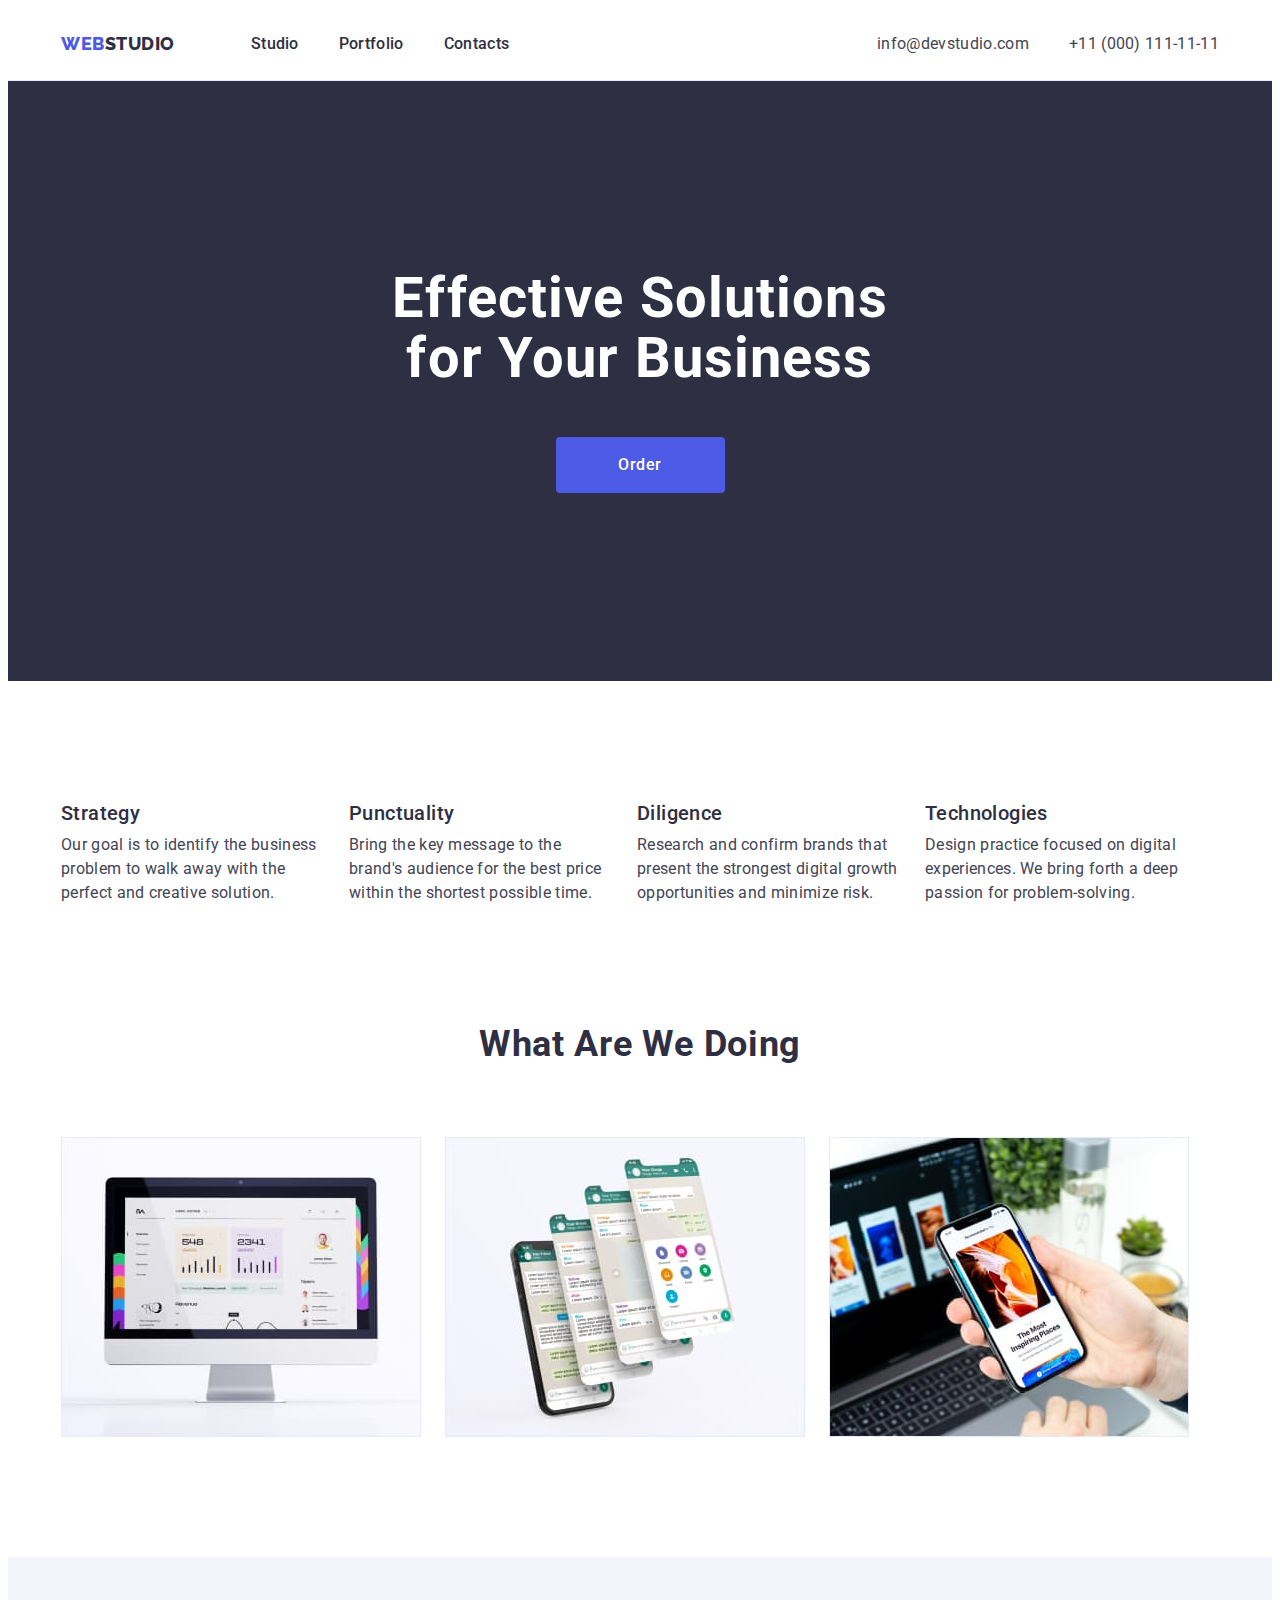
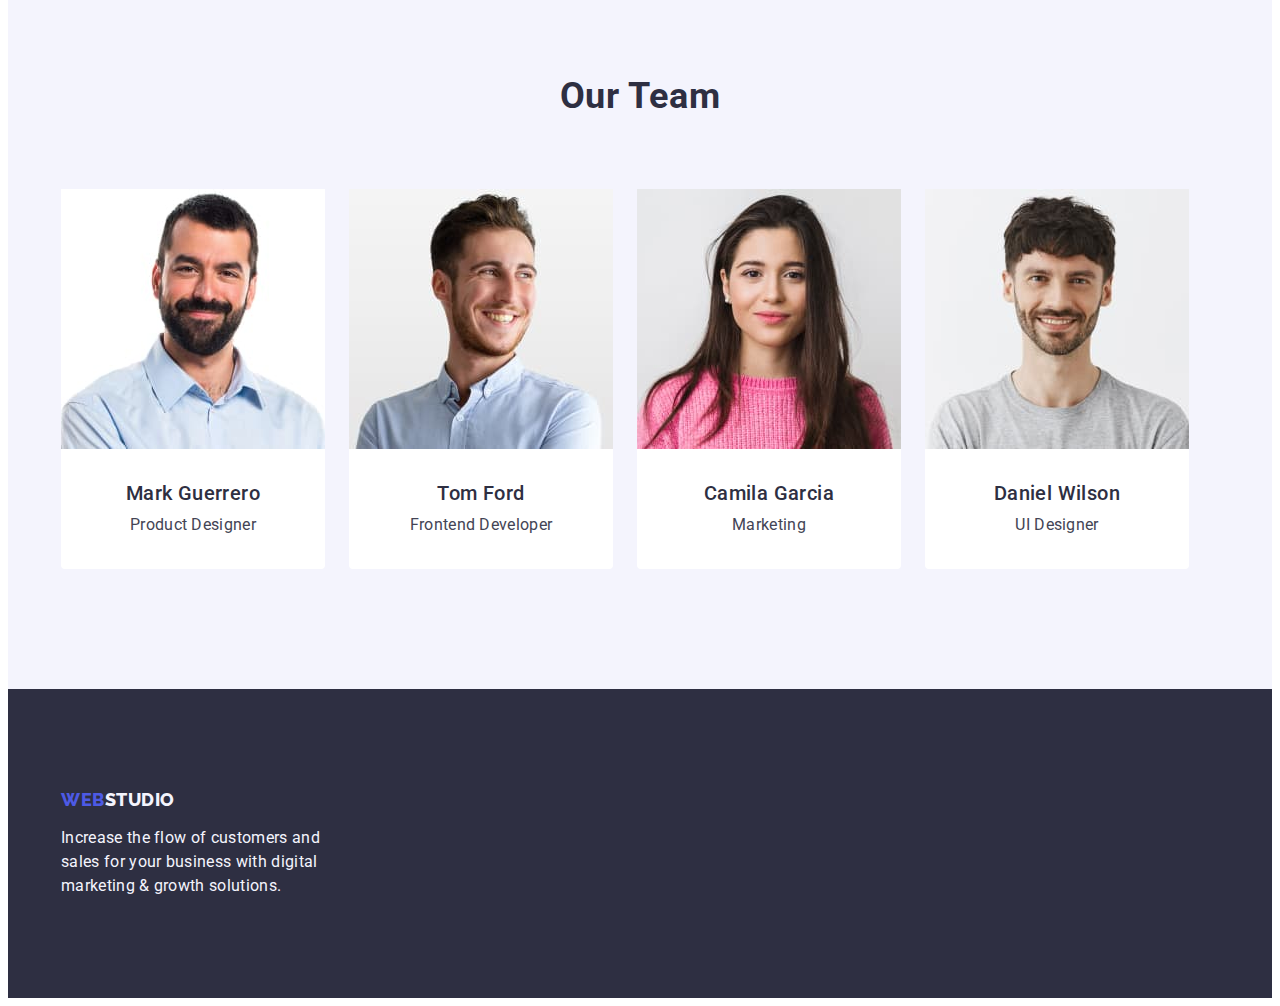
<file: index.html>
<!DOCTYPE html>
<html lang="en">
  <head>
    <meta charset="UTF-8" />
    <meta http-equiv="X-UA-Compatible" content="IE=edge" />
    <meta name="viewport" content="width=device-width, initial-scale=1.0" />
    <title>Main Page</title>
    <link rel="preconnect" href="https://fonts.googleapis.com" />
    <link rel="preconnect" href="https://fonts.gstatic.com" crossorigin />
    <link
      href="https://fonts.googleapis.com/css2?family=Raleway:wght@800&family=Roboto:wght@400;500;700;900&display=swap"
      rel="stylesheet"
    />
    <link
      rel="stylesheet"
      href="https://cdnjs.cloudflare.com/ajax/libs/modern-normalize/2.0.0/modern-normalize.min.css"
      integrity="sha512-4xo8blKMVCiXpTaLzQSLSw3KFOVPWhm/TRtuPVc4WG6kUgjH6J03IBuG7JZPkcWMxJ5huwaBpOpnwYElP/m6wg=="
      crossorigin="anonymous"
      referrerpolicy="no-referrer"
    />
    <link rel="stylesheet" href="./css/styles.css" />
  </head>
  <body>
    <!-----------------------------HEADER---------------------------->
    <header class="header">
      <div class="container header-container">
        <nav class="header-nav">
          <a class="logo-link-header link" href="./index.html"
            >WEB<span class="logo-part">Studio</span></a
          >

          <ul class="menu list">
            <li class="menu-item">
              <a class="menu-link link" href="./index.html">Studio</a>
            </li>
            <li class="menu-item">
              <a class="menu-link link" href="./portfolio.html">Portfolio</a>
            </li>
            <li class="menu-item">
              <a class="menu-link link" href="">Contacts</a>
            </li>
          </ul>
        </nav>
        <address class="header-address">
          <ul class="header-address-list list">
            <li class="header-address-item">
              <a
                class="header-address-link link"
                href="mailto:info@devstudio.com"
                >info@devstudio.com</a
              >
            </li>
            <li class="header-address-item">
              <a class="header-address-link link" href="tel:+110001111111"
                >+11 (000) 111-11-11</a
              >
            </li>
          </ul>
        </address>
      </div>
    </header>
    <!--MAIN-->
    <main>
      <!-------------------------HERO------------------------>
      <section class="hero">
        <div class="container">
          <h1 class="hero-title">Effective Solutions for Your Business</h1>
          <button type="button" class="hero-btn">Order</button>
        </div>
      </section>

      <!-----------------------ADVANTAGE---------------------->
      <section class="advantage">
        <div class="container">
          <h2 class="advantage-title visually-hidden">Advantage</h2>
          <ul class="advantage-list list">
            <li class="advantage-item">
              <h3 class="advantage-item-title">Strategy</h3>
              <p class="advantage-item-text">
                Our goal is to identify the business problem to walk away with
                the perfect and creative solution.
              </p>
            </li>
            <li class="advantage-item">
              <h3 class="advantage-item-title">Punctuality</h3>
              <p class="advantage-item-text">
                Bring the key message to the brand's audience for the best price
                within the shortest possible time.
              </p>
            </li>
            <li class="advantage-item">
              <h3 class="advantage-item-title">Diligence</h3>
              <p class="advantage-item-text">
                Research and confirm brands that present the strongest digital
                growth opportunities and minimize risk.
              </p>
            </li>
            <li class="advantage-item">
              <h3 class="advantage-item-title">Technologies</h3>
              <p class="advantage-item-text">
                Design practice focused on digital experiences. We bring forth a
                deep passion for problem-solving.
              </p>
            </li>
          </ul>
        </div>
      </section>
      <!-------------------PRODUCT----------------------->
      <section class="product">
        <div class="container product-container">
          <h2 class="product-title">What are we doing</h2>
          <ul class="product-list list">
            <li class="product-item">
              <img
                class="img-item"
                src="./images/imac.jpg"
                alt="imac"
                width="360"
                height="300"
              />
            </li>
            <li class="product-item">
              <img
                class="img-item"
                src="./images/iphone.jpg"
                alt="iphone"
                width="360"
                height="300"
              />
            </li>
            <li class="product-item">
              <img
                class="img-item"
                src="./images/macbook.jpg"
                alt="macbook"
                width="360"
                height="300"
              />
            </li>
          </ul>
        </div>
      </section>
      <!-----------------OUR TEAM----------------------->
      <section class="our-team">
        <div class="container">
          <h2 class="team">Our Team</h2>

          <ul class="team-list list">
            <li class="team-item">
              <img
                class="img-item"
                src="./images/mark.jpg"
                alt="mark_Product Designer"
                width="264"
                height="260"
              />

              <div class="card-content">
                <h3 class="team-item-title">Mark Guerrero</h3>
                <p class="team-item-text">Product Designer</p>
              </div>
            </li>
            <li class="team-item">
              <img
                class="img-item"
                src="./images/tom.jpg"
                alt="tom_Frontend Developer"
                width="264"
                height="260"
              />
              <div class="card-content">
                <h3 class="team-item-title">Tom Ford</h3>
                <p class="team-item-text">Frontend Developer</p>
              </div>
            </li>
            <li class="team-item">
              <img
                class="img-item"
                src="./images/camila.jpg"
                alt="camila_Marketing"
                width="264"
                height="260"
              />
              <div class="card-content">
                <h3 class="team-item-title">Camila Garcia</h3>
                <p class="team-item-text">Marketing</p>
              </div>
            </li>
            <li class="team-item">
              <img
                class="img-item"
                src="./images/daniel.jpg"
                alt="daniel_UI Designer"
                width="264"
                height="260"
              />
              <div class="card-content">
                <h3 class="team-item-title">Daniel Wilson</h3>
                <p class="team-item-text">UI Designer</p>
              </div>
            </li>
          </ul>
        </div>
      </section>
    </main>
    <!------------------FOOTER------------------------>
    <footer class="footer">
      <div class="container">
        <a class="logo-link link" href="./index.html"
          >WEB<span class="logo-footer-part">Studio</span></a
        >
        <p class="footer-text">
          Increase the flow of customers and sales for your business with
          digital marketing & growth solutions.
        </p>
      </div>
    </footer>
  </body>
</html>
</file>
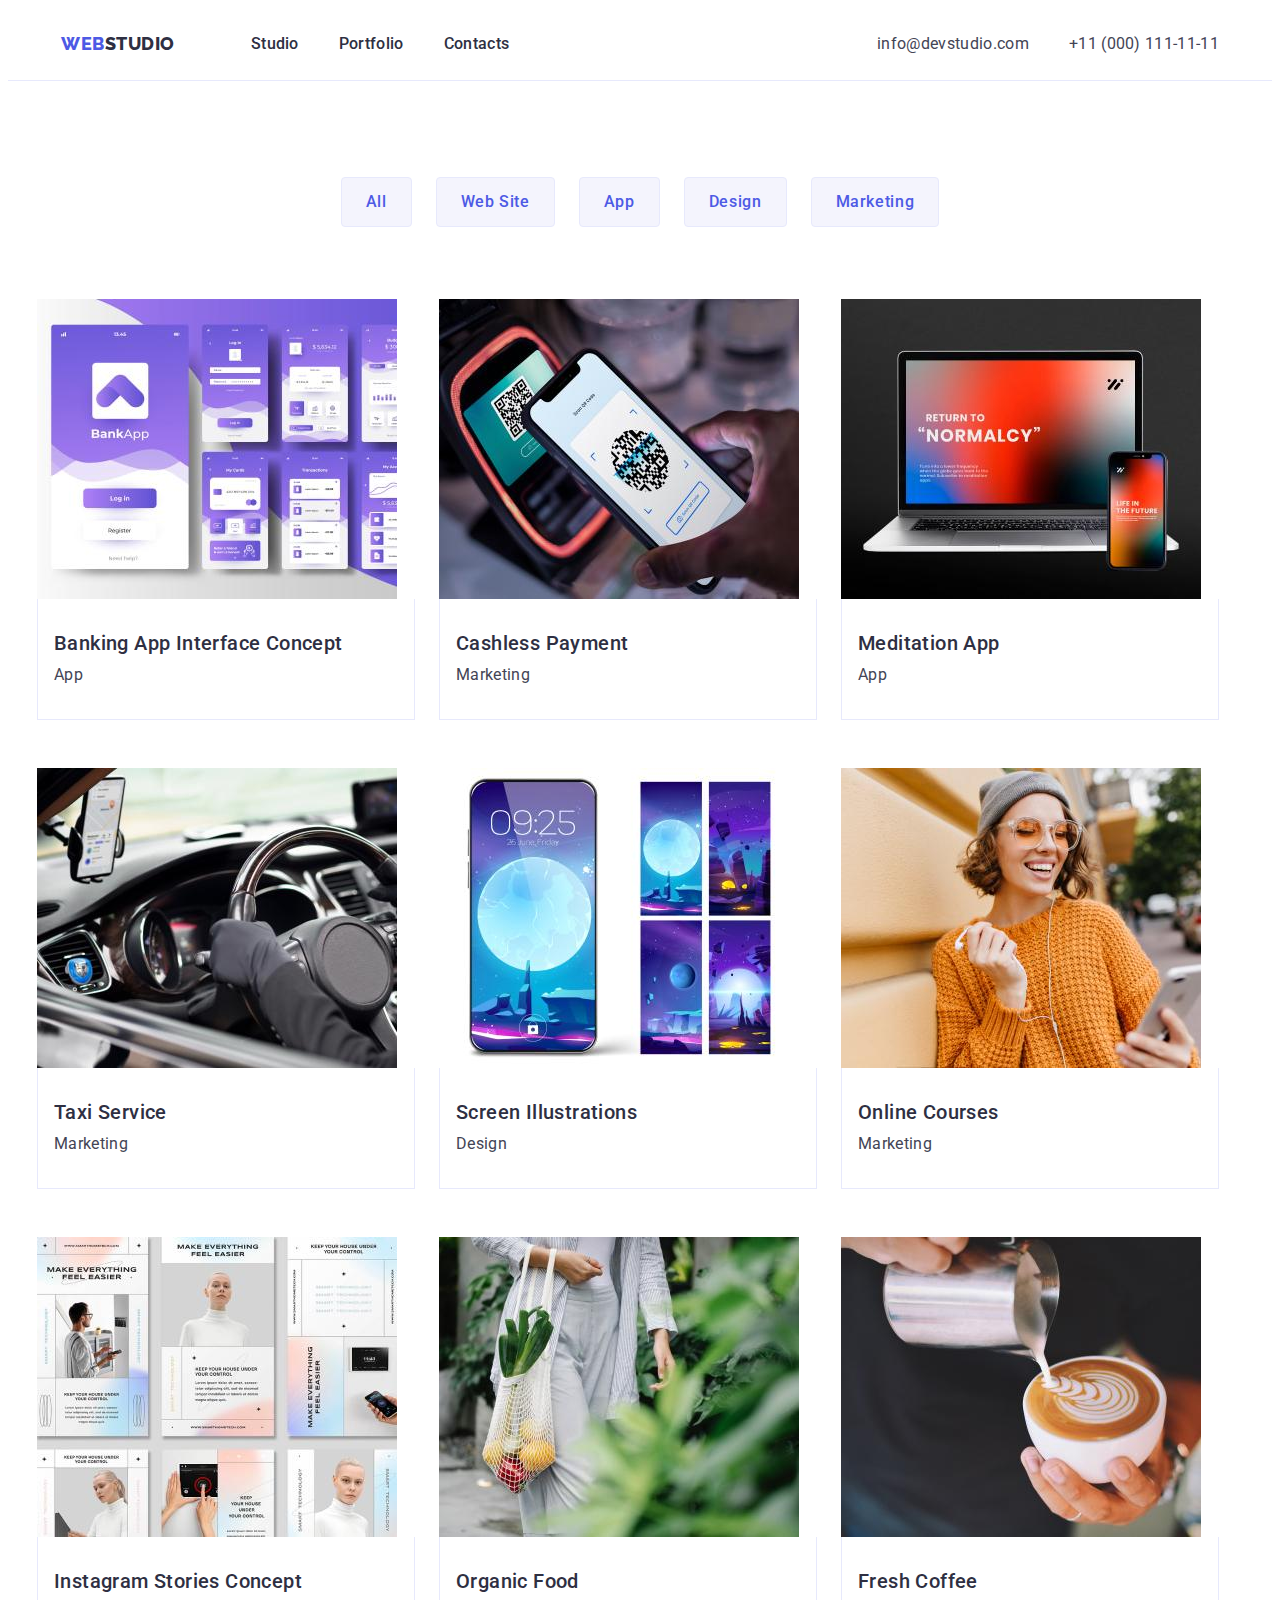
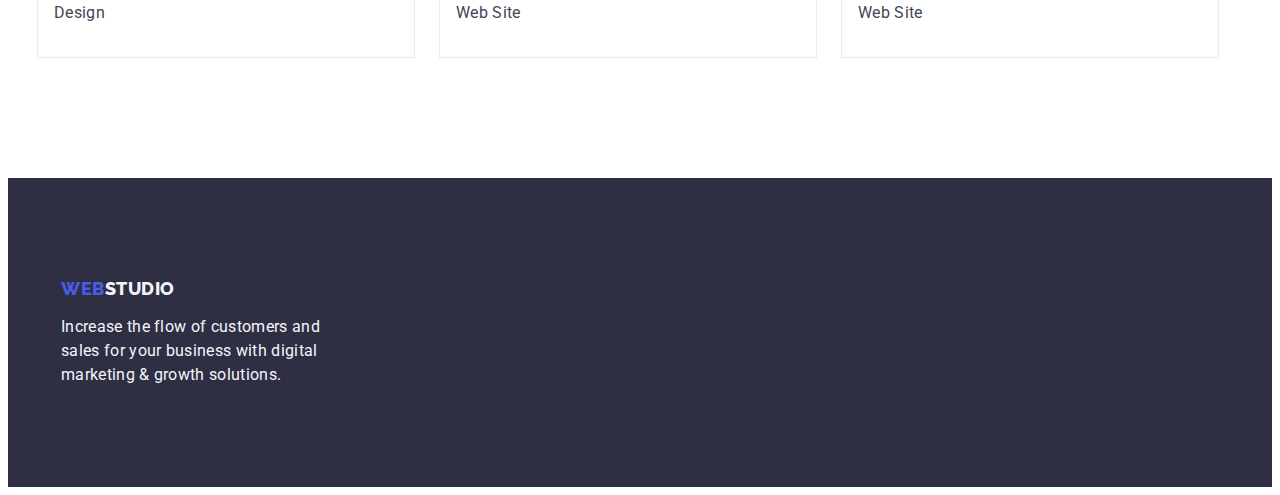
<file: portfolio.html>
<!DOCTYPE html>
<html lang="en">
  <head>
    <meta charset="UTF-8" />
    <meta http-equiv="X-UA-Compatible" content="IE=edge" />
    <meta name="viewport" content="width=device-width, initial-scale=1.0" />
    <title>Main Page</title>
    <link rel="preconnect" href="https://fonts.googleapis.com" />
    <link rel="preconnect" href="https://fonts.gstatic.com" crossorigin />
    <link
      href="https://fonts.googleapis.com/css2?family=Raleway:wght@800&family=Roboto:wght@400;500;700;900&display=swap"
      rel="stylesheet"
    />
    <link
      rel="stylesheet"
      href="https://cdnjs.cloudflare.com/ajax/libs/modern-normalize/2.0.0/modern-normalize.min.css"
      integrity="sha512-4xo8blKMVCiXpTaLzQSLSw3KFOVPWhm/TRtuPVc4WG6kUgjH6J03IBuG7JZPkcWMxJ5huwaBpOpnwYElP/m6wg=="
      crossorigin="anonymous"
      referrerpolicy="no-referrer"
    />
    <link rel="stylesheet" href="./css/styles.css" />
  </head>
  <body>
    <!-----------------------------HEADER---------------------------->
    <header class="header">
      <div class="container header-container">
        <nav class="header-nav">
          <a class="logo-link-header link" href="./index.html"
            >WEB<span class="logo-part">Studio</span></a
          >

          <ul class="menu list">
            <li class="menu-item">
              <a class="menu-link link" href="./index.html">Studio</a>
            </li>
            <li class="menu-item">
              <a class="menu-link link" href="./portfolio.html">Portfolio</a>
            </li>
            <li class="menu-item">
              <a class="menu-link link" href="">Contacts</a>
            </li>
          </ul>
        </nav>
        <address class="header-address">
          <ul class="header-address-list list">
            <li class="header-address-item">
              <a
                class="header-address-link link"
                href="mailto:info@devstudio.com"
                >info@devstudio.com</a
              >
            </li>
            <li class="header-address-item">
              <a class="header-address-link link" href="tel:+110001111111"
                >+11 (000) 111-11-11</a
              >
            </li>
          </ul>
        </address>
      </div>
    </header>
    <!--MAIN---->
    <main>
      <!----------------------EXAMPLES---------------------------->
      <section class="examples">
        <div class="container">
          <h1 class="examples-title visually-hidden">Examples</h1>
          <ul class="examples-nav-list list">
            <li class="examples-nav-item">
              <button class="examples-nav-btn" type="button">All</button>
            </li>
            <li class="examples-nav-item">
              <button class="examples-nav-btn" type="button">Web Site</button>
            </li>
            <li class="examples-nav-item">
              <button class="examples-nav-btn" type="button">App</button>
            </li>
            <li class="examples-nav-item">
              <button class="examples-nav-btn" type="button">Design</button>
            </li>
            <li class="examples-nav-item">
              <button class="examples-nav-btn" type="button">Marketing</button>
            </li>
          </ul>

          <ul class="examples-list list">
            <li class="examples-item">
              <a class="examples-link link" href=""
                ><img
                  src="./images/portfolio_img1.jpg"
                  alt="Banking App"
                  width="360"
                  height="300"
                />
                <div class="examples-text-content">
                  <h2 class="examples-item-title">
                    Banking App Interface Concept
                  </h2>
                  <p class="examples-item-text">App</p>
                </div>
              </a>
            </li>
            <li class="examples-item">
              <a class="examples-link link" href=""
                ><img
                  src="./images/portfolio_img2.jpg"
                  alt="Cashless Payment"
                  width="360"
                  height="300"
                />
                <div class="examples-text-content">
                  <h2 class="examples-item-title">Cashless Payment</h2>
                  <p class="examples-item-text">Marketing</p>
                </div></a
              >
            </li>
            <li class="examples-item">
              <a class="examples-link link" href=""
                ><img
                  src="./images/portfolio_img3.jpg"
                  alt="Meditation App"
                  width="360"
                  height="300"
                />
                <div class="examples-text-content">
                  <h2 class="examples-item-title">Meditation App</h2>
                  <p class="examples-item-text">App</p>
                </div></a
              >
            </li>
            <li class="examples-item">
              <a class="examples-link link" href=""
                ><img
                  src="./images/portfolio_img4.jpg"
                  alt="Taxi Service"
                  width="360"
                  height="300"
                />
                <div class="examples-text-content">
                  <h2 class="examples-item-title">Taxi Service</h2>
                  <p class="examples-item-text">Marketing</p>
                </div></a
              >
            </li>
            <li class="examples-item">
              <a class="examples-link link" href=""
                ><img
                  src="./images/portfolio_img5.jpg"
                  alt="Screen Illustrations"
                  width="360"
                  height="300"
                />
                <div class="examples-text-content">
                  <h2 class="examples-item-title">Screen Illustrations</h2>
                  <p class="examples-item-text">Design</p>
                </div></a
              >
            </li>
            <li class="examples-item">
              <a class="examples-link link" href=""
                ><img
                  src="./images/portfolio_img6.jpg"
                  alt="Online Courses"
                  width="360"
                  height="300"
                />
                <div class="examples-text-content">
                  <h2 class="examples-item-title">Online Courses</h2>
                  <p class="examples-item-text">Marketing</p>
                </div></a
              >
            </li>
            <li class="examples-item">
              <a class="examples-link link" href=""
                ><img
                  src="./images/portfolio_img7.jpg"
                  alt="Instagram Stories"
                  width="360"
                  height="300"
                />
                <div class="examples-text-content">
                  <h2 class="examples-item-title">Instagram Stories Concept</h2>
                  <p class="examples-item-text">Design</p>
                </div></a
              >
            </li>
            <li class="examples-item">
              <a class="examples-link link" href=""
                ><img
                  src="./images/portfolio_img8.jpg"
                  alt="Organic Food"
                  width="360"
                  height="300"
                />
                <div class="examples-text-content">
                  <h2 class="examples-item-title">Organic Food</h2>
                  <p class="examples-item-text">Web Site</p>
                </div></a
              >
            </li>
            <li class="examples-item">
              <a class="examples-link link" href=""
                ><img
                  src="./images/portfolio_img9.jpg"
                  alt="Fresh Coffee"
                  width="360"
                  height="300"
                />

                <div class="examples-text-content">
                  <h2 class="examples-item-title">Fresh Coffee</h2>
                  <p class="examples-item-text">Web Site</p>
                </div></a
              >
            </li>
          </ul>
        </div>
      </section>
    </main>
    <!------------------FOOTER------------------------>
    <footer class="footer">
      <div class="container">
        <div class="logo-">
          <a class="logo-link link" href="./index.html"
            >WEB<span class="logo-footer-part">Studio</span></a
          >
        </div>

        <p class="footer-text">
          Increase the flow of customers and sales for your business with
          digital marketing & growth solutions.
        </p>
      </div>
    </footer>
  </body>
</html>
</file>
<file: css/styles.css>
:root {
--title-color: #2E2F42;
--text-color: #434455;
--white-background-color: #FFFFFF;
--button-background: #F4F4FD;
--link-hover-color: #404bbf;
--card-set-gap: 24px;
--card-img-h2-margin: 32px;
--card-h2-p-margin: 8px;
--examples-text-content-padding: 32px 16px;
--btn-border: 1px solid #e7e9fc;
--btn-border-hover: 1px solid transparent;
} 

body {
    font-family: 'Roboto', sans-serif;
    color: var(--text-color);
    background-color: var(--white-color);
}

p, h1, h2, h3, h4, h5, h6 {
margin: 0;
}

ul, ol {
margin: 0;
padding: 0;
}

.list {
    list-style: none;
}

.link {
    text-decoration: none;
}

.container {
    max-width: 1158px;
    padding: 0 15px;
    margin: 0 auto;
}

.visually-hidden {
    position: absolute;
    width: 1px;
    height: 1px;
    margin: -1px;
    border: 0;
    padding: 0;
    white-space: nowrap;
    clip-path: inset(100%);
    clip: rect(0 0 0 0);
    overflow: hidden;
}

img {
    display: block;
    max-width: 100%; 
    height: auto;
}

/*-----------------------------HEADER----------------------------*/

.header {
    background-color: #FFFFFF;
    border-bottom: 1px solid #E7E9FC;
}

.header-container{
display: flex;
   
}

.header-nav {
    display: flex;
    align-items: center;   
}

.logo-link-header {
    font-family: 'Raleway', sans-serif;
        font-style: normal;
        font-weight: 800;
        font-size: 18px;
        line-height: 1.17; 
        display: flex;
            flex-direction: row;
            align-items: center;
            padding: 0px;
        display: inline-block;
        letter-spacing: 0.03em;
        text-transform: uppercase;
        color: #4D5AE5;
            margin-right: 76px;
            padding: 0px;

}

.logo-part {
font-family: 'Raleway', sans-serif;
    font-style: normal;
    font-weight: 800;
    font-size: 18px;
    line-height: 1.17;
    letter-spacing: 0.03em;
    text-transform: uppercase;
    color: #2E2F42;
}

.menu {
    display: flex;
    
    
gap: 40px;
padding: 24px 0;
}

.menu-link {
            font-weight: 500;
                font-size: 16px;
                line-height: 1.5;
                letter-spacing: 0.02em;
                color: #2E2F42;
                    padding: 24px 0;
}

.menu-link:hover,
.menu-link:focus {
    color: #404BBF;
}

.header-address {
    font-style: normal;
    display: flex;
    align-items: center;
    margin-left: auto;
    
}

.header-address-list {
    display: flex;
    gap: 40px;
}

.header-address-link {
        font-weight: 400;
        font-size: 16px;
        line-height: 1.5;
        letter-spacing: 0.02em;
        color: #434455;
}

.header-address-link:hover,
.header-address-link:focus {
    color: var(--link-hover-color);
}

/*--------------------------HERO------------------------*/

.hero {
    background-color: #2E2F42;
    padding: 188px 0;
}



.hero-title {
    font-size: 56px;
    line-height: 1.07;
    text-align: center;
    letter-spacing: 0.02em;
    color: #FFFFFF;
    max-width: 496px;
    margin-left: auto;
    margin-right: auto;
    margin-bottom: 48px;
}

.hero-btn {
    font-family: inherit;
        font-weight: 500;
        font-size: 16px;
        line-height: 1.5;
        min-width: 169px;
        height: 56px;
        border: none;
        display: block;
        align-items: center;
        letter-spacing: 0.04em;
        color: #FFFFFF;
background-color: #4D5AE5;
    padding: 16px 32px;
    gap: 10px;
border-radius: 4px;
cursor: pointer;
margin-left: auto;
margin-right: auto;
}

.hero-btn:hover,
.hero-btn:focus{
    background-color: #404BBF;
}

/*-----------------------ADVANTAGE----------------------*/

.advantage {
    padding: 120px 0;
}
.advantage-list {
    display: flex;
    flex-direction: row;
    gap: 24px;
    max-width: 1128px;
}

.advantage-item-title {
        font-weight: 500;
        font-size: 20px;
        line-height: 1.2;
        letter-spacing: 0.02em;
        color: var(--title-color);
        margin-bottom: 8px;
}

.advantage-item-text {
        font-size: 16px;
        line-height: 1.5;
        letter-spacing: 0.02em;
        color: var(--text-color);
        max-width: 264px;
}

/*-------------------PRODUCT-----------------------*/


.product {
    padding-bottom: 120px;
}

.product-title {
        font-size: 36px;
        line-height: 1.11;
        text-align: center;
        letter-spacing: 0.02em;
        text-transform: capitalize;
        color: var(--title-color);
        margin-bottom: 72px;
}

.product-list {
    display: flex;
    flex-direction: row;
    width: calc((1128-2*24)/3);
    gap: 24px;
}

/*-----------------OUR TEAM-----------------------*/

.our-team {
    background-color: #F4F4FD;
    padding: 120px 0;
}

.team {
font-size: 36px;
    line-height: 1.11;
    text-align: center;
    letter-spacing: 0.02em;
    text-transform: capitalize;
    color: var(--title-color);
    margin-bottom: 72px;
}

.team-list {
    display: flex;
    flex-direction: row;

    gap: 24px;

}

.team-item {
    background-color: #FFFFFF;
    border-radius: 0px 0px 4px 4px;
}

.under-img-content{
    padding-top: 32px;
    padding-bottom: 32px;
}

.team-item-title {
    font-weight: 500;
        font-size: 20px;
        line-height: 1.2;
        text-align: center;
        letter-spacing: 0.02em;
        color: var(--title-color);
        margin-bottom: var(--card-h2-p-margin);
}

.team-item-text {
    font-size: 16px;
        line-height: 1.5;
        text-align: center;
        letter-spacing: 0.02em;
        color: var(--text-color);
        
}

.card-content {
    padding: var(--examples-text-content-padding);

}

/*------------------FOOTER------------------------*/

.footer {
    background-color: #2E2F42;
    padding: 100px 0;
}

.logo-footer-part {
    font-family: 'Raleway';
        font-style: normal;
        font-weight: 800;
        font-size: 18px;
        line-height: 1.17;
        letter-spacing: 0.03em;
        text-transform: uppercase;
        color: #F4F4FD;
        
}

.logo-link {

        font-family: 'Raleway', sans-serif;
            font-style: normal;
            font-weight: 800;
            font-size: 18px;
            line-height: 1.17;
            letter-spacing: 0.03em;
            text-transform: uppercase;
            color: #4D5AE5;
                display: inline-block;
                    margin-bottom: 16px;
            padding: 0px;
}

.footer-text {
    font-size: 16px;
        line-height: 1.5;
        letter-spacing: 0.02em;
        color: #F4F4FD;
        width: 264px;
}


/*--------------------PortfolioPage------------------------------*/


/*----------------------EXAMPLES----------------------------*/
.examples {
    padding-top: 96px;
        padding-bottom: 120px;
}

.examples-nav-list {
    display: flex;
    flex-direction: row;
    justify-content: center;
        min-width: 586px;
        gap: 24px;
        margin-bottom: 72px;
}

.examples-nav-btn {
font-family: inherit;
    font-weight: 500;
    font-size: 16px;
    line-height: 1.5;
    display: flex;
    align-items: center;
    text-align: center;
    letter-spacing: 0.04em;
    color: #4D5AE5;
    cursor: pointer;
    background-color: var(--button-background);
    border: var(--btn-border);
    padding: 0;
    padding: 12px 24px;
    border-radius: 4px;
}

.examples-nav-btn:hover,
.examples-nav-btn:focus {
    background-color: #404BBF;
    color: #FFFFFF;
    border: 1px solid transparent;
}

.examples-list {
    display: flex;
    flex-wrap: wrap;
    column-gap: 24px;
    row-gap: 48px;
    margin-left: calc(-1 * var(--card-set-gap));
}

.examples-item {
width: calc((100% - 48px) / 3);
    background-color: #FFFFFF;
}

.examples-text-content {
    padding: var(--examples-text-content-padding);
    border: 1px solid #e7e9fc;
    border-top: none;
}

.examples-item-title {
        font-weight: 500;
        font-size: 20px;
        line-height: 1.2;
        letter-spacing: 0.02em;
        color: var(--title-color);
        margin-bottom: var(--card-h2-p-margin);
}

.examples-item-text {
    font-size: 16px;
    line-height: 1.5;
    letter-spacing: 0.02em;
    color: var(--text-color);
}
</file>
